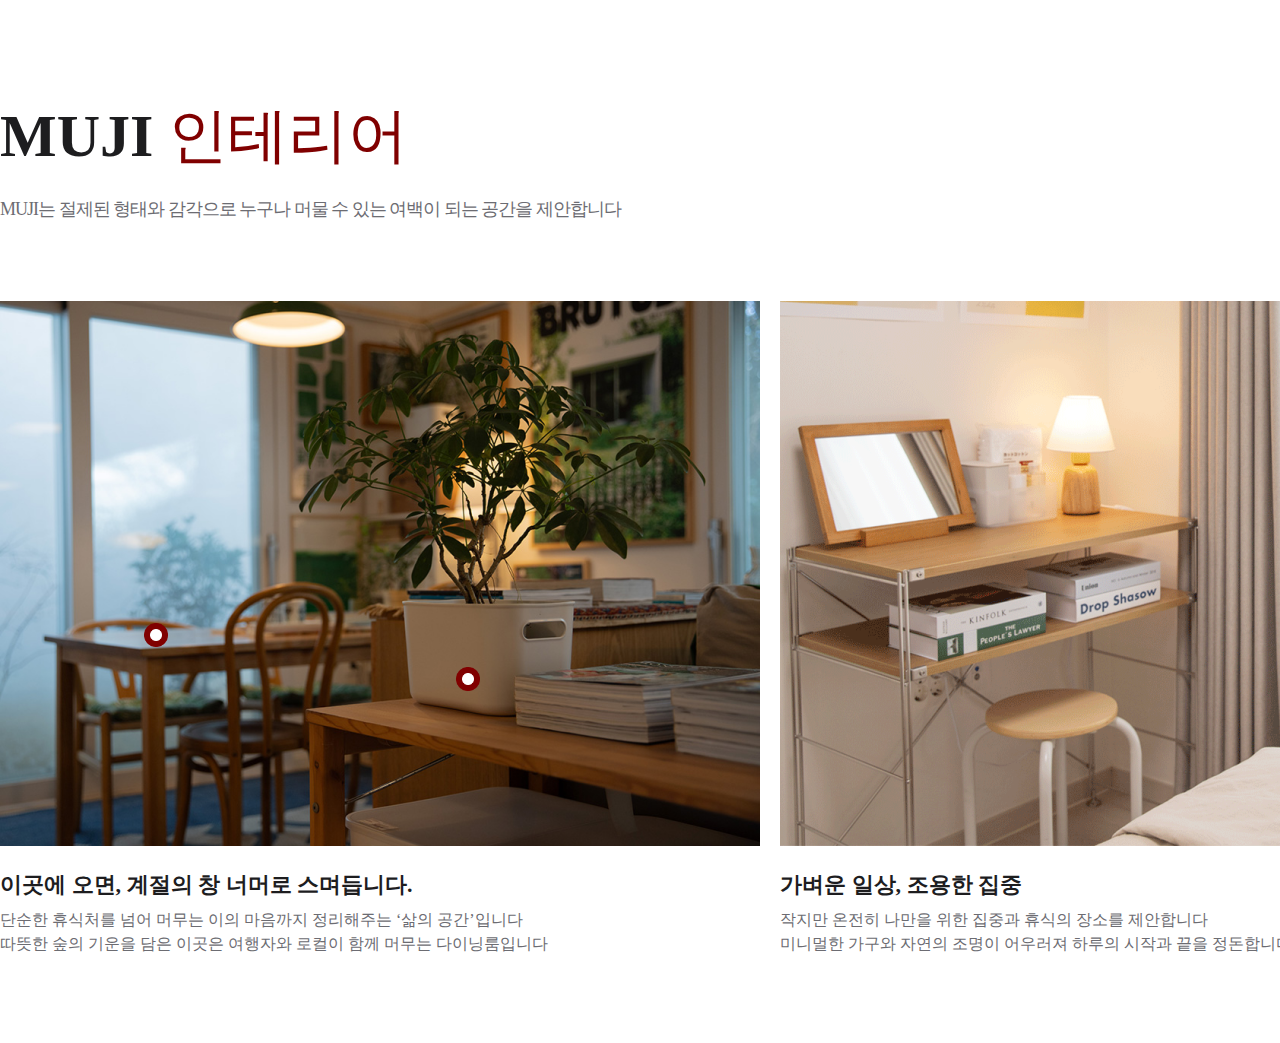
<file: interior.html>
<!DOCTYPE html>
<html lang="ko">
<head>
  <meta charset="UTF-8">
  <meta name="viewport" content="width=device-width, initial-scale=1.0">
  <title>Document</title>

  <link rel="stylesheet" href="../style.css">
  <script src="../script.js" defer></script>
</head>

<body>
  <!-- 인테리어 -->
  <section class="i-banner">
    <div class="i-container">
      <div class="text-box">
        <h3>MUJI
          <span class="highlight">인테리어</span>
        </h3>

        <div class="t-con">
          <p class="desc-top">
            MUJI는 절제된 형태와 감각으로 누구나 머물 수 있는 여백이 되는 공간을 제안합니다
          </p>

          <div class="i-button">
            <a href="#">MORE VIEW →</a>
          </div>
        </div>
      </div>

      <div class="img-box">
        <div class="l-box">
          <img src="images/muji-2.png" alt="인테리어이미지1">
          <div class="l-dot-1">
            <img src="images/dot.png" alt="점1">
          </div>

          <div class="l-info-box-1">
            <img src="images/info-box-1.png" alt="상세정보1">
          </div>

          <div class="l-dot-2">
            <img src="images/dot.png" alt="점1">
          </div>

          <div class="l-info-box-2">
            <img src="images/info-box-2.png" alt="상세정보1">
          </div>
          <p class="l-title">이곳에 오면, 계절의 창 너머로 스며듭니다.</p>
          <p class="l-sub">
            단순한 휴식처를 넘어 머무는 이의 마음까지 정리해주는 ‘삶의 공간’입니다
            <br>
            따뜻한 숲의 기운을 담은 이곳은 여행자와 로컬이 함께 머무는 다이닝룸입니다
          </p>

        </div>

        <div class="r-box">
          <img src="images/muji-1.png" alt="인테리어이미지2">
          <p class="r-title">가벼운 일상, 조용한 집중</p>
          <p class="r-sub">
            작지만 온전히 나만을 위한 집중과 휴식의 장소를 제안합니다
            <br>
            미니멀한 가구와 자연의 조명이 어우러져 하루의 시작과 끝을 정돈합니다
          </p>
        </div>
      </div>
    </div>
  </section>
</body>
</html>
</file>
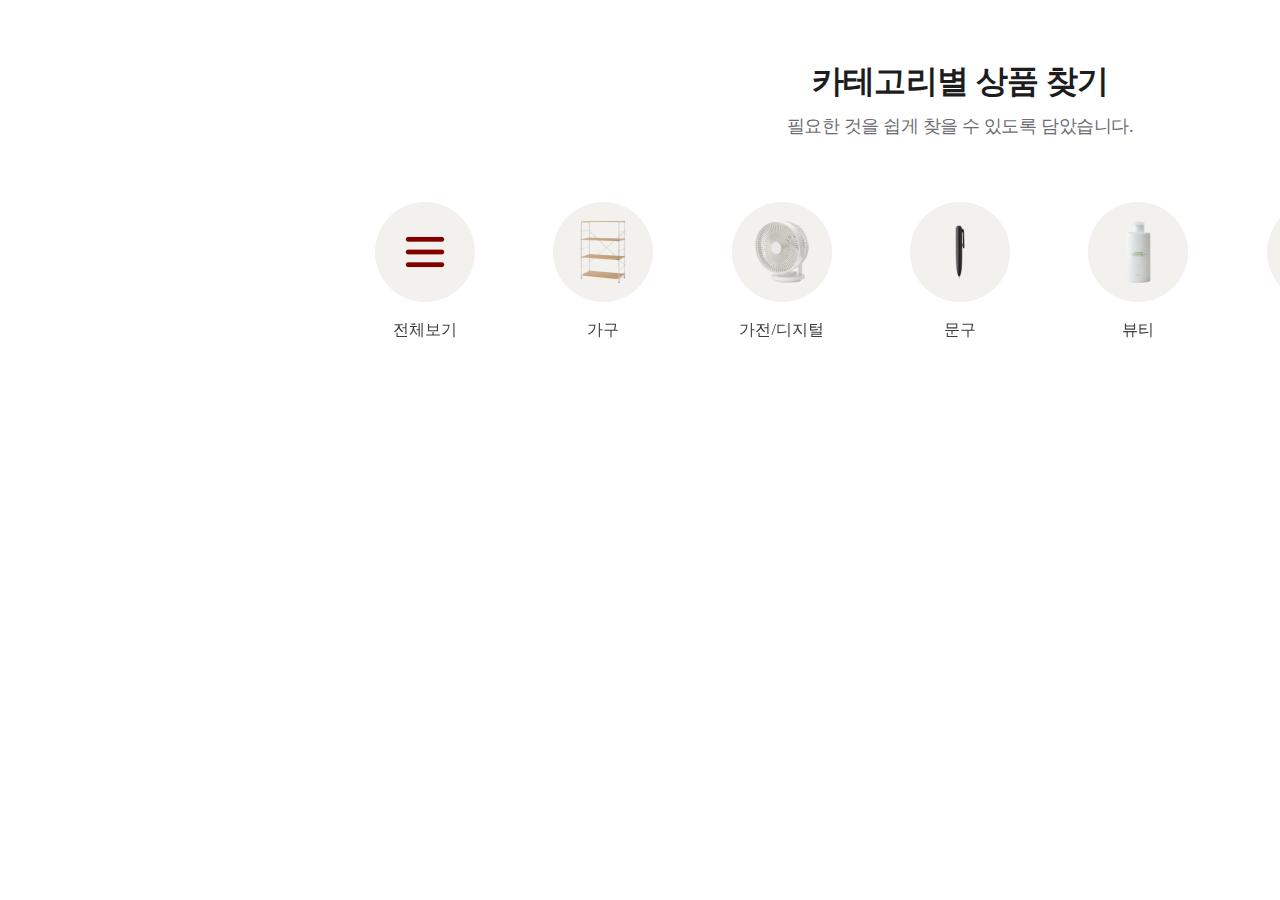
<file: list.html>
<!DOCTYPE html>
<html lang="ko">
<head>
  <meta charset="UTF-8">
  <meta name="viewport" content="width=device-width, initial-scale=1.0">
  <title>Document</title>

  <!-- swiper css -->
  <link rel="stylesheet" href="https://cdn.jsdelivr.net/npm/swiper@11/swiper-bundle.min.css" />
  <link rel="stylesheet" href="../style.css">

  <!-- swiper js -->
  <script src="https://cdn.jsdelivr.net/npm/swiper@11/swiper-bundle.min.js" defer></script>
  <script src="../script.js" defer></script>
</head>

<body>
  <div class="list-con">
    <div class="list-text-box">
      <div class="l-title"><p>카테고리별 상품 찾기</p></div>
      <div class="l-sub"><p>필요한 것을 쉽게 찾을 수 있도록 담았습니다.</p></div>
    </div>

    <div class="list-swiper swiper">
      <div class="swiper-wrapper">
        <div class="swiper-slide">
          <div class="img-box">
            <img src="images/list-1.png" alt="">
          </div>
          <div class="text-box">
            <a href="#">전체보기</a>
          </div>
        </div>

        <div class="swiper-slide">
          <div class="img-box">
            <img src="images/list-2.png" alt="">
          </div>
          <div class="text-box">
            <a href="#">가구</a>
          </div>
        </div>

        <div class="swiper-slide">
          <div class="img-box">
            <img src="images/list-3.png" alt="">
          </div>
          <div class="text-box">
            <a href="#">가전/디지털</a>
          </div>
        </div>

        <div class="swiper-slide">
          <div class="img-box">
            <img src="images/list-4.png" alt="">
          </div>
          <div class="text-box">
            <a href="#">문구</a>
          </div>
        </div>

        <div class="swiper-slide">
          <div class="img-box">
            <img src="images/list-5.png" alt="">
          </div>
          <div class="text-box">
            <a href="#">뷰티</a>
          </div>
        </div>

        <div class="swiper-slide">
          <div class="img-box">
            <img src="images/list-6.png" alt="">
          </div>
          <div class="text-box">
            <a href="#">수납/정리</a>
          </div>
        </div>

        <div class="swiper-slide">
          <div class="img-box">
            <img src="images/list-7.png" alt="">
          </div>
          <div class="text-box">
            <a href="#">의류</a>
          </div>
        </div>
      </div>
    </div>
  </div>
</body>
</html>
</file>
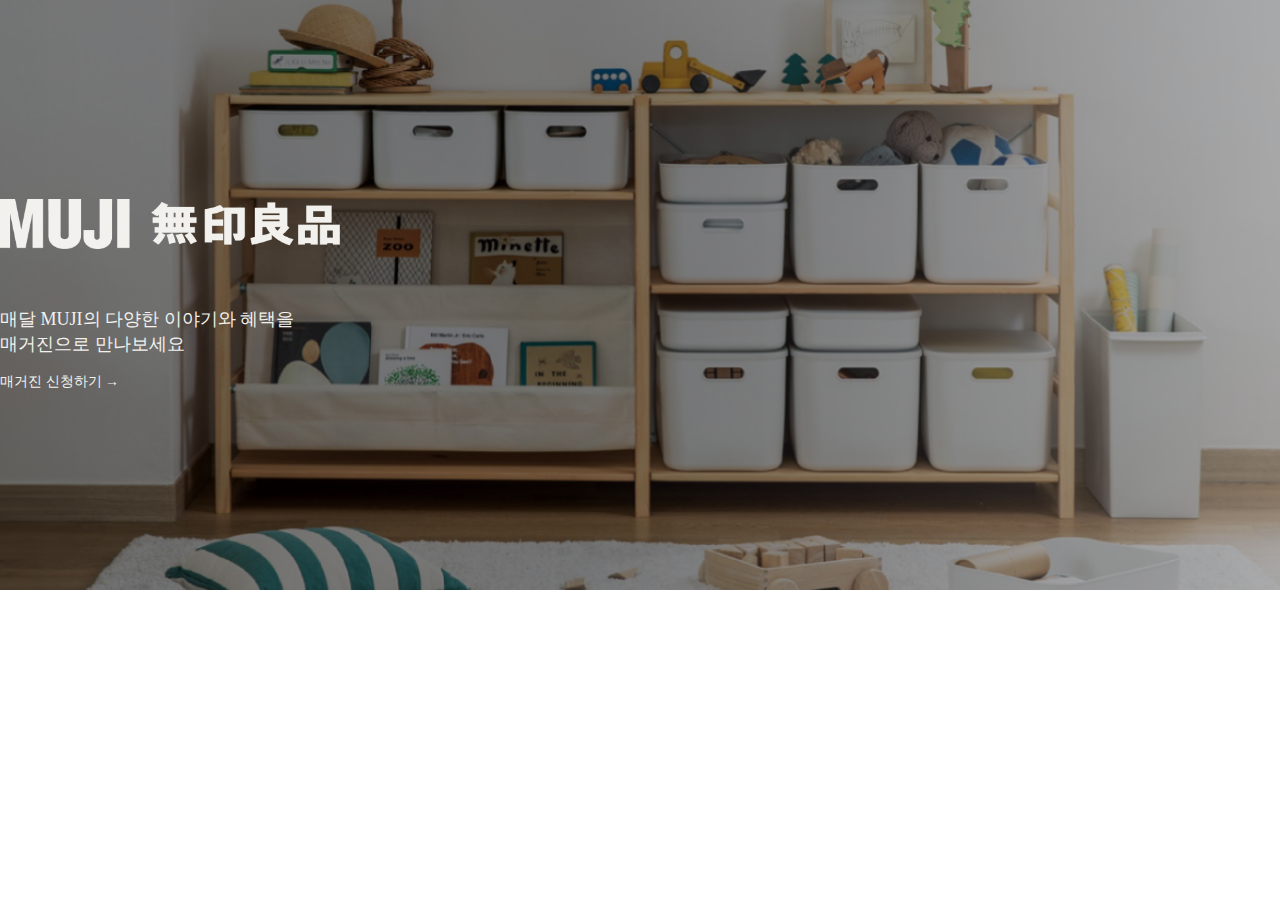
<file: sections/magazine.html>
<!DOCTYPE html>
<html lang="ko">
<head>
  <meta charset="UTF-8">
  <meta name="viewport" content="width=device-width, initial-scale=1.0">
  <title>Document</title>

  <link rel="stylesheet" href="../style.css">
  <script src="../script.js" defer></script>
</head>

<body>
  <section class="mg-banner">
    <div class="img-box">
      <img src="../images/magazine.png" alt="매거진이미지">
    </div>

    <div class="m-container">
      <div class="text-box">
        <div class="m-logo">
          <img src="../images/footer-logo.png" alt="로고이미지">
        </div>

        <p class="sub text">
          매달 MUJI의 다양한 이야기와 혜택을
          <br>
          매거진으로 만나보세요
        </p>

        <div class="m-button">
          <a href="#">매거진 신청하기
            <span class="next">→</span>
          </a>
        </div>
      </div>
    </div>
  </section>
</body>
</html>
</file>
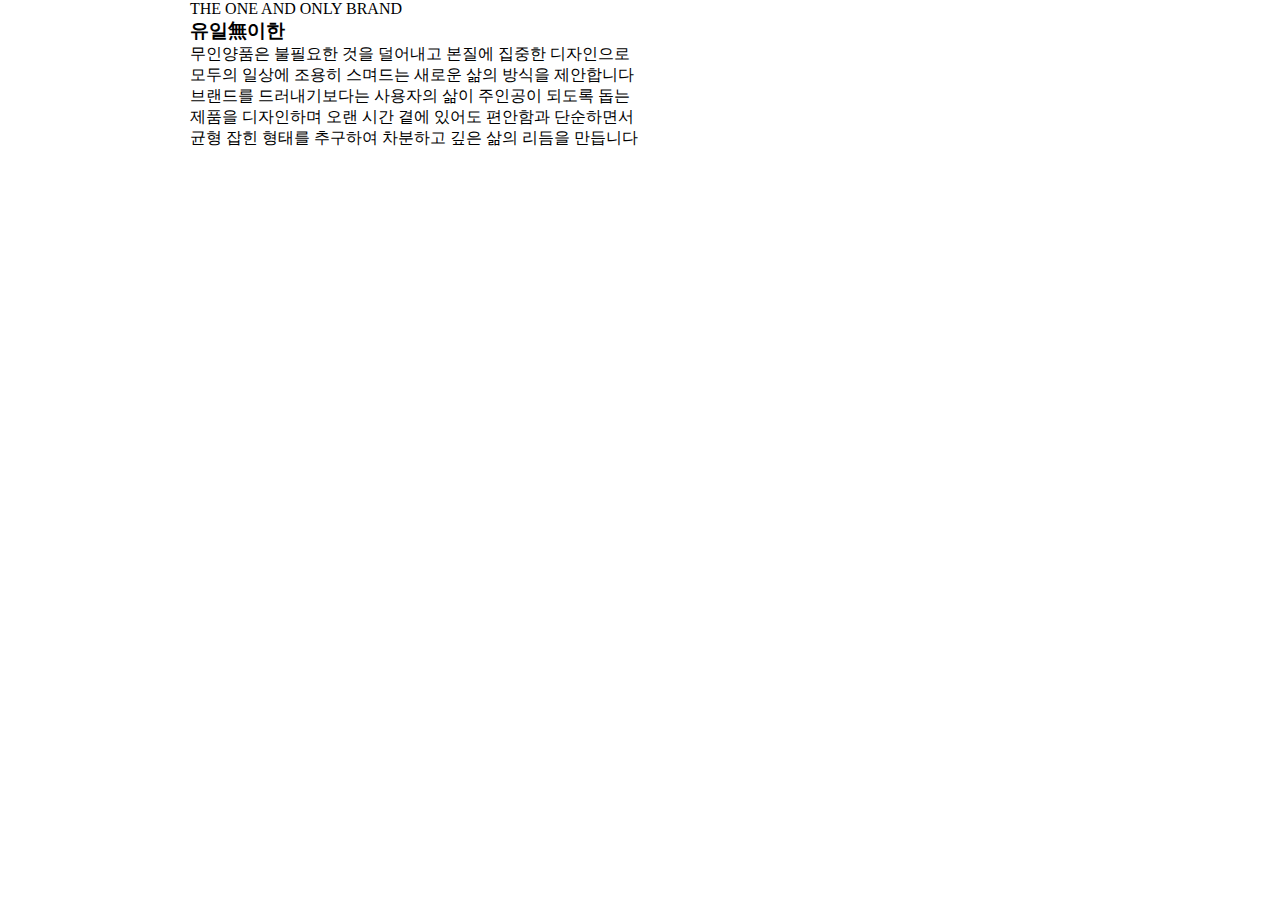
<file: sections/mainBanner.html>
<!DOCTYPE html>
<html lang="en">
<head>
  <meta charset="UTF-8">
  <meta name="viewport" content="width=device-width, initial-scale=1.0">
  <title>Document</title>

  <link rel="stylesheet" href="../style.css">

  <script src="../script.js" defer></script>
  <!-- 제이쿼리 -->
  <script src=""></script>
</head>

<body>
  <div class="main-banner con-min-width">
    <div class="con text-box">
      <p class="desc-top">
        THE ONE AND ONLY BRAND
      </p>

      <h3>유일<span class="highlight">無</span>이한</h3>

      <p class="desc-bottom">
        무인양품은 불필요한 것을 덜어내고 본질에 집중한 디자인으로
        <br>
        모두의 일상에 조용히 스며드는 새로운 삶의 방식을 제안합니다
      </p>

      <p>
        브랜드를 드러내기보다는 사용자의 삶이 주인공이 되도록 돕는
        <br>
        제품을 디자인하며 오랜 시간 곁에 있어도 편안함과 단순하면서
        <br>
        균형 잡힌 형태를 추구하여 차분하고 <span>깊은 삶의 리듬</span>을 만듭니다
      </p>
    </div>
  </div>
</body>
</html>
</file>
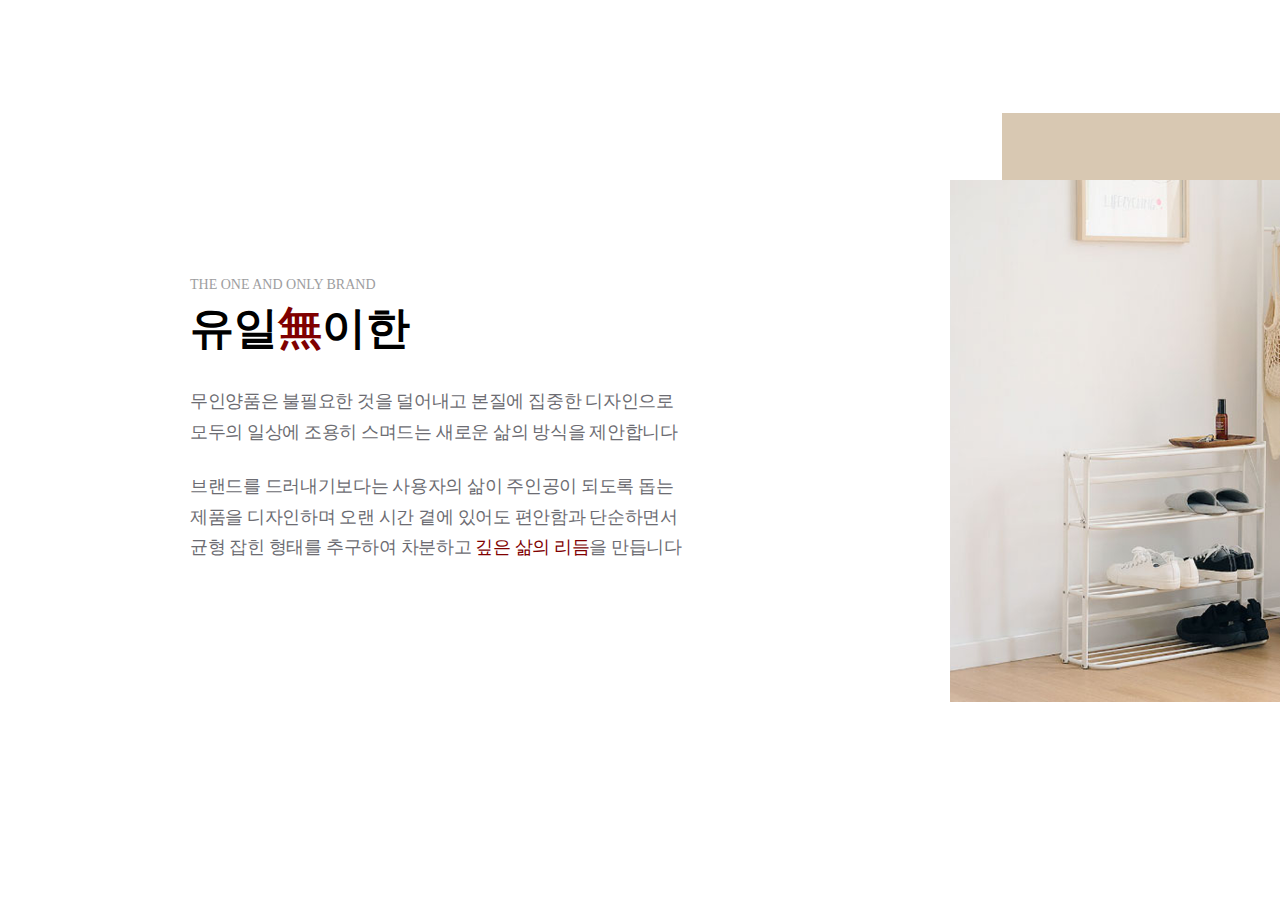
<file: sections/mainBanner1.html>
<!DOCTYPE html>
<html lang="ko">
<head>
  <meta charset="UTF-8">
  <meta name="viewport" content="width=device-width, initial-scale=1.0">
  <title>Document</title>

  <link rel="stylesheet" href="../style.css">
  <script src="../script.js" defer></script>
</head>

<body>
  <section class="main-banner">
    <div class="container con-1">
      <div class="text-box">
        <p class="desc-top">
          THE ONE AND ONLY BRAND
        </p>

        <h3>유일<span class="highlight">無</span>이한</h3>

        <p class="sub text-1">
          무인양품은 불필요한 것을 덜어내고 본질에 집중한 디자인으로
          <br>
          모두의 일상에 조용히 스며드는 새로운 삶의 방식을 제안합니다
        </p>

        <p class="sub text-2">
          브랜드를 드러내기보다는 사용자의 삶이 주인공이 되도록 돕는
          <br>
          제품을 디자인하며 오랜 시간 곁에 있어도 편안함과 단순하면서
          <br>
          균형 잡힌 형태를 추구하여 차분하고 <span>깊은 삶의 리듬</span>을 만듭니다
        </p>
      </div>

      <div class="img-box">
        <img src="../images/section-1.png" alt="메인이미지1">
      </div>
      <div class="img-bg"></div>
    </div> 
  </section>
</body>
</html>
</file>
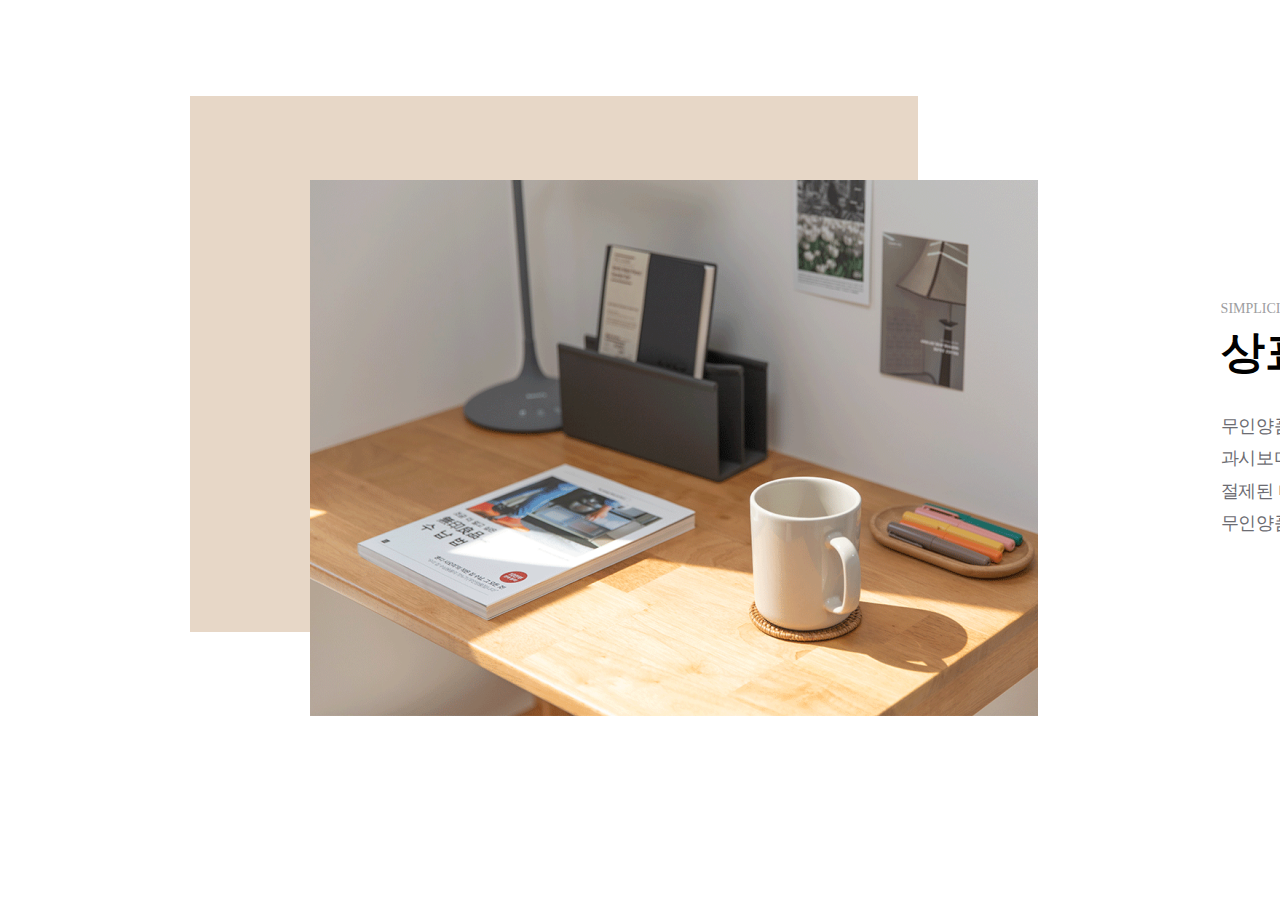
<file: sections/mainBanner2.html>
<!DOCTYPE html>
<html lang="ko">
<head>
  <meta charset="UTF-8">
  <meta name="viewport" content="width=device-width, initial-scale=1.0">
  <title>Document</title>

  <link rel="stylesheet" href="../style.css">
  <script src="../script.js" defer></script>
</head>

<body>
  <section class="main-banner">
    <div class="container con-2">

      <div class="img-box">
        <img src="../images/section-2.png" alt="메인이미지2">
      </div>

      <div class="img-bg"></div>
      
      <div class="text-box">
        <p class="desc-top">
          SIMPLICITY, WITHOUT BRANDING
        </p>

        <h3>상표<span class="highlight">없이</span>깔끔한</h3>

        <p class="sub text">
          무인양품은 로고나 장식 보다는 형태와 기능의 본질에 집중합니다
          <br>
          과시보다 균형, 유행보다 일상에 어울리는 구조를 조용히 추구하며
          <br>
          절제된 디자인을 통해 삶의 흐름을 방해하지 않는 물건을 만듭니다
          <br>
          무인양품의 깔끔함은 이름 없이도 곁에 오래도록 남는 방식입니다
        </p>
      </div>

    </div>
  </section>
</body>
</html>
</file>
<file: style.css>
/* 폰트 */
@font-face {
    font-family: 'Pretendard-Regular';
    src: url('https://fastly.jsdelivr.net/gh/Project-Noonnu/noonfonts_2107@1.1/Pretendard-Regular.woff') format('woff');
    font-weight: 400;
    font-style: normal;
}

@font-face {
    font-family: 'Pretendard-Medium';
    src: url('https://fastly.jsdelivr.net/gh/Project-Noonnu/noonfonts_2107@1.1/Pretendard-Regular.woff') format('woff');
    font-weight: 500;
    font-style: normal;
}

@font-face {
    font-family: 'Pretendard-Semibold';
    src: url('https://fastly.jsdelivr.net/gh/Project-Noonnu/noonfonts_2107@1.1/Pretendard-Regular.woff') format('woff');
    font-weight: 600;
    font-style: normal;
}

@font-face {
    font-family: 'Pretendard-Bold';
    src: url('https://fastly.jsdelivr.net/gh/Project-Noonnu/noonfonts_2107@1.1/Pretendard-Regular.woff') format('woff');
    font-weight: 700;
    font-style: normal;
}

/* CSS 변수 설정 */
/* :root {
  --swiper-pagination-top: 0px; 
  --swiper-pagination-bottom: 8px;
} */

/* 노말라이즈 */
body, ul, li, h2, h3, p, span {
  margin: 0;
  padding: 0;
  list-style: none;
}

body {
  overflow-x: hidden;
  font-family: 'Pretendard';
}

html, body, .menu-wrap, .con {
  background-color: transparent;
}

a {
  display: block;
  color: inherit;
  text-decoration: none;
}

.con {
  width: 1540px;
  margin: 0 auto;
}

/* 스크롤바 커스텀 시작 */
body::-webkit-scrollbar {
  width: 4px;
  height: 0;
}

body::-webkit-scrollbar-thumb {
  height: 15%;
  background-color: #800000;
  border-radius: 10px;
}

body::-webkit-scrollbar-track {
  background-color: #EDE9E8;
}
.swiper-horizontal {
  touch-action: auto;
}
/* 스크롤바 커스텀 끝 */


.menu-wrap {
  position: fixed;
  top: 0;
  left: 0;
  width: 100%;
  z-index: 1000;
}

/* 메뉴바 스크롤 */
.menu-wrap.hide {
  transform: translateY(-100%);
  transition: transform 0.3s ease;
}

.menu-wrap.show {
  transform: translateY(0);
  transition: transform 0.3s ease;
}

/* 메뉴바 시작 */
.menu-con {
  position: relative;
  display: flex;
  justify-content: space-between;
  width: 100%;
  height: 80px;
  margin: 0 auto;
  background-color: transparent;
  white-space: nowrap;
}

.m-container {
  width: 1090px;
  margin-left: 190px;
  display: flex;
  justify-content: space-between;

}

.menu-logo {
  display: flex;
  align-items: center;
  width: 180px;
}

.menu-logo img {
  display: block;
  width: 100%;
}

.m-title {
  display: flex;
  align-items: center;
  padding: 30px 0;
}

.m-title > li {
  margin-left: 40px;
  padding-left: 40px;
}

.m-title > li > a {
  display: inline-block;
  position: relative;
  font-size: 18px;
  line-height: 1.4;
  padding: 30px 0;
  color: #F2F1ED;
}

.m-title > li > a::after {
  content: "";
  position: absolute;
  left: 0;
  bottom: 26px;
  width: 0;
  height: 2px;
  background-color: #800000;
  transition: width .3s;
  z-index: 2;
}

.menu:hover .m-title > li:hover > a {
  color: #800000;
}


.m-title > li > a:hover::after {
  width: 100%;
}

.m-title ul > li > a {
  display: block;
  font-size: 16px;
  padding: 20px 30px;
  color: #6C6C72;
}

/* 2차+3차메뉴 */
.m-sub-warp {
  position: absolute;
  top: 100%;
  left: 0;
  width: 100vw;
  height: 550px;
  background-color: #fff;
  /* display: none; */
}

.m-sub {
  /* display: none; */
  position: absolute;
  width: 100%;
  height: 550px;
  top: 100%;
  left: 0;
  padding-left: 190px;
  text-align: left;
  background-color: #fff;
}

.m-sub > li {
  position: relative;
  width: 290px;
  border-bottom: 1px solid #b9b9b9;
}

.m-det {
  position: absolute;
  top: 0;
  left: 100%;
  flex-grow: 1;
  flex-direction: column;
  /* width: calc(1540px - 290px); */
  height: 100%;
}

.m-det li {
  display: inline-block;
  background-color: #fff;
}

.m-sub, .m-det {
  display: none;
}

/* 호버 시 */
.menu:hover {
  background-color: #fff;
  color: #1D1D1F;
  font-weight: 500;
}

.menu:hover .menu-logo img {
  content: url(images/header-logo-red.png);
}

.menu:hover .menu-ico > .search > img {
  content: url(images/header.search-black.png);
}

.menu:hover .menu-ico > .mypage > img {
  content: url(images/header.mypage-black.png);
}

.menu:hover .m-title > li > a {
  color: #1D1D1F;
}

.m-sub > li:hover > a {
  background-color: #F2F1ED;
  color: #1D1D1F;
  font-weight: 500;
}

.m-title > li:hover > .m-sub-wrap {
  display: flex;
}

.m-title > li:hover .m-sub {
  display: block;
}

.m-title > li:hover > .m-det {
  display: flex;
}

/* 2차 메뉴 hover 시 다른 3차가 교체 */
.m-sub > li:hover > .m-det {
  display: flex;
}

.m-det li a:hover {
  text-decoration: underline;
  text-decoration-color: #6C6C72;
  text-underline-offset: 5px;
  text-decoration-thickness: 1.5px;
}

/* 메뉴 아이콘 */
.menu-ico {
  margin-right: 190px;
  display: flex;
  align-items: center;
  gap: 35px;
}

.menu-ico img {
  display: block;
  width: 24px;
}


/* -- main-swiper 시작 -- */
.main-swiper {
  position: relative;
  width: 1920px;
  height: 920px;
  overflow: hidden;
}

.main-swiper > .swiper-wrapper > .swiper-slide {
  position: relative;
  width: 100%;
  height: 100%;
  background-size: cover;
  background-position: center;
}

.main-swiper > .swiper-wrapper > .swiper-slide > .text-box {
  position: absolute;
  width: 1540px;
  bottom: 185px;
  left: 190px;
  /* max-width: 760px; */
}


.main-swiper > .swiper-wrapper > .swiper-slide > .text-box h2 {
  font-size: 60px;
  font-weight: 600;
  color: #F2F1ED;
  margin-bottom: 30px;
}

.main-swiper > .swiper-wrapper > .swiper-slide > .text-box p {
  font-size: 18px;
  font-weight: 400;
  line-height: 1.6;
  color: #F2F1ED;
  margin-bottom: 20px;

}

.progress-bar {
  position: absolute;
  width: 760px;
  height: 4px;
  bottom: 130px;
  left: 190px;
  background-color: #A69D93;
  z-index: 20;
}

.progress-bar > .red-progress {
  position: absolute;
  width: 190px;
  height: 4px;
  background-color: #800000;
  transition: left .4s;
}


/* ---- list 시작 ---- */
.list-con {
  position: relative;
  width: 1920px;
  height: 510px;
  background-color: #fff;
}

.list-con > .list-text-box {
  width: 1540px;
  margin-left: auto;
  margin-right: auto;
  padding-top: 60px;
  text-align: center;
}

.list-con .l-title > p {
  font-size: 32px;
  font-weight: 600;
  color: #1d1d1f;
  margin-bottom: 10px;
  letter-spacing: -0.02em;
}

.list-con .l-sub > p {
  font-size: 18px;
  font-weight: 400;
  color: #6c6c72;
  letter-spacing: -0.02em;
}

.list-swiper {
  width: 1228px;
  margin: 64px auto 0;
}

.list-swiper > .swiper-wrapper {
  justify-content: space-between;
}

.list-swiper .swiper-slide {
  width: 140px;
  display: flex;
  flex-direction: column;
  align-items: center;
}

.list-swiper > .swiper-wrapper > .swiper-slide > .img-box {
  width: 100px;
  height: 100px;
}

.list-swiper > .swiper-wrapper > .swiper-slide > .img-box > img {
  display: block;
  width: 100%;
}

.list-swiper > .swiper-wrapper > .swiper-slide > .text-box {
  margin-top: 18px;
  text-align: center;
}

.list-swiper > .swiper-wrapper > .swiper-slide > .text-box > a {
  font-size: 16px;
  color: #3C3C43;
}

/* .swiper-pagination 커스텀 */
:root {
  --swiper-pagination-bullet-horizontal-gap: 8px;
}
.swiper-pagination {
  position: relative;
  text-align: center;
  margin-top: 40px;
  z-index: 10;
}

.swiper-pagination-bullet {
  width: 8px;
  height: 8px;
  background-color: #9d9da0;
  /* margin: 0 14px; */
  border-radius: 50%;
}

/* 활성화된 점 스타일 */
.swiper-pagination-bullet-active {
  background-color: #800000;
}

/* -- 매인 배너 1 -- */
.main-banner {
  width: 1920px;
  height: 840px;
  /* border: 3px solid blue; */
}

.container {
  position: relative;
  width: 1540px;
  height: 840px;
  display: flex;
  justify-content: space-between;
  align-items: center;
  margin: 0 auto;
  /* border: 3px solid red; */
  z-index: 100;
}

/* --- con-1 시작 --- */
.con-1 .text-box > .desc-top {
  font-size: 14px;
  font-weight: 400;
  color: #9d9da0;
}

.con-1 .text-box > h3 {
  margin-top: 6px;
  font-size: 44px;
  margin-bottom: 28px;
}

.con-1 .text-box .highlight {
  color: #800000;
}

.con-1 .text-box > .sub {
  font-size: 18px;
  color: #6c6c72;
  line-height: 1.7;
  letter-spacing: -0.02em;
}

.con-1 .text-box > .text-1 {
  margin-bottom: 24px;
}

.con-1 .text-box > .text-2 > span {
  font-weight: 500;
  color: #800000;
}

.con-1 > .img-box {
  position: absolute;
  width: 708px;
  height: 522px;
  top: 180px;
  right: 72px;
  /* background-color: gold; */
  z-index: 10;
}

.con-1 > .img-box > img {
  width: 100%;
}

.con-1 > .img-bg {
  position: absolute;
  width: 728px;
  height: 536px;
  top: 113px;
  right: 0;
  background-color: #D8C8B2;
}
/* --- con-1 끝 --- */

/* 배너 영역 */
.md-banner {
  position: relative;
  padding: 150px 0;
  background: url('images/md-swiper-main.png') no-repeat center center / cover;
}

/* 내부 컨테이너 */
.md-inner {
  display: flex;
  align-items: center;
  justify-content: space-between;
  max-width: 1540px;
  margin: 0 auto;
  gap: 330px;
}

/* 텍스트 박스 */
.md-inner > .text-box {
  flex: 0 0 300px;
  display: flex;
  flex-direction: column;
  justify-content: flex-start;
  margin-left: 10px;
  color: #fff;
}

.md-inner > .text-box > .md-title {
  font-size: 48px;
  font-weight: 600;
  margin-bottom: 28px;
}

.md-inner .text-box .md-sub {
  display: block;
  font-size: 16px;
  line-height: 1.5;
  margin-bottom: 28px;
}

.md-inner .text-box > .md-button > a {
  position: relative;
  display: inline-flex;
  align-items: center;
  font-size: 14px;
  font-weight: 400;
}

.md-inner .text-box > .md-button > a::after {
  content: "";
  position: absolute;
  left: 0;
  bottom: -3px;
  width: 0;
  height: 1px;
  background-color: #fff;
  transition: width .3s;
}

.md-inner .text-box > .md-button > a:hover::after  {
  width: 100%;
}

.md-inner .text-box > .md-button > a > span {
  margin-left: 8px;
}

/* 스와이퍼 */
.md-swiper {
  flex: 1;
  width: 100%;
  min-width: 1210px;
  overflow: hidden;
}

.md-swiper > .swiper-wrapper {
  display: flex;
}

.md-swiper > .swiper-wrapper > .swiper-slide {
  width: 390px;
  display: flex;
  flex-direction: column;
  flex-shrink: 0;
  background-color: #fff;
  border: 1px solid #e5e5e5;
  box-sizing: border-box;
}

.md-swiper > .swiper-wrapper > .swiper-slide > .img-box {
  width: 362px;
  height: 362px;
  margin: 14px auto 0;
  overflow: hidden;
}

.md-swiper > .swiper-wrapper > .swiper-slide > .img-box img {
  display: block;
  width: 100%;
  height: 100%;
  object-fit: cover;
  transition: transform .3s;
}

.md-swiper > .swiper-wrapper > .swiper-slide > .img-box:hover img {
  transform: scale(1.08);
}

.md-swiper > .swiper-wrapper > .swiper-slide .swiper-text {
  padding: 20px 22px 30px;
}

.md-swiper > .swiper-wrapper > .swiper-slide .swiper-text > .item-name {
  font-size: 16px;
  font-weight: 500;
  color: #1D1D1F;
  margin-bottom: 4px;
}

.md-swiper > .swiper-wrapper > .swiper-slide .swiper-text > .item-sub {
  font-size: 14px;
  color: #6C6C72;
  margin-bottom: 23px;
}

.md-swiper > .swiper-wrapper > .swiper-slide .swiper-text > .price {
  font-size: 16px;
  font-weight: bold;
  color: #800000;
}

/* ---- 베스트 제품 ---- */
.best-products {
  position: relative;
  width: 1920px;
  height: 937px;
  background-color: #fff;
}

.b-container {
  display: block;
}

.b-box {
  width: 100%;
  height: 473px;
  background-color: #EDE9E8;
}

.b-box > .text-box {
  width: 1540px;
  margin: 0 auto;
  padding-top: 100px;
  text-align: center;
}

.b-box > .text-box > .title {
  font-size: 44px;
  font-weight: 600;
  color: #800000;
}

.b-box > .text-box > .sub {
  margin-top: 8px;
  color: #888888;
}

.best-swiper {
  display: flex;
  /* gap: 20px; */
  max-width: 1540px;
  margin: 0 auto;
  padding-top: 77px;
  /* border: 3px solid red; */
}

.swiper-wrapper .bp-container {
  width: 292px;
  height: auto;
}

.swiper-wrapper .bp-container > .bp-img {
  position: relative;
  overflow: hidden;
  width: 292px;
  height: 335px;
  /* background-color: gold; */
}


.swiper-wrapper .bp-container > .bp-img > img {
  display: block;
  width: 100%;
  transition: transform .3s;
}

.swiper-wrapper .bp-container > .bp-img:hover > img {
  transform: scale(1.05);
}

.swiper-wrapper .bp-container > .bp-info {
  padding-top: 13px;
  padding-bottom: 22px;
  text-align: center;
  border-top: 1.8px solid #9D9DA0;
}

.swiper-wrapper .bp-container > .bp-info > .bp-title {
  display: inline-block;
}

.swiper-wrapper .bp-container > .bp-info > .bp-title > a {
  display: inline-block;
  font-size: 16px;
  font-weight: 500;
  color: #3C3C43;
}


.swiper-wrapper .bp-container > .bp-info > .bp-price {
  padding-top: 16px;
  display: flex;
  align-items: center;
  justify-content: center;
}

.bp-container > .bp-info > .bp-price .num {
  font-size: 16px;
  font-weight: 600;
  color: #1D1D1F;
}

.bp-container > .bp-info > .bp-price .unit {
  font-weight: 400;
}

.bp-container > .bp-info > .bp-review {
  padding-top: 2px;
  display: flex;
  justify-content: center;
  align-items: center;
}

.bp-container > .bp-info > .bp-review > .icon {
  width: 12px;
  height: 12px;
  margin-right: 4px;
}

.bp-container > .bp-info > .bp-review > .icon > img {
  display: block;
  width: 100%;

}

.bp-container > .bp-info > .bp-review .num {
  font-size: 15px;
  font-weight: 500;
  color: #555555;
}

.bp-container > .bp-info > .bp-review .sub {
  font-size: 15px;
  color: #9D9DA0;
}

.best-products .bp-button {
  margin: 0 auto;
  margin-top: 46px;
  display: flex;
  align-items: center;
  justify-content: center;
  width: 222px;
  height: 52px;
  border: 1px solid #D9D9D9;
  transition: background-color .3s;
  cursor: pointer;
}

.best-products .bp-button:hover {
  background-color: #F3F3F3;
}

.best-products .bp-button > a {
  font-size: 16px;
  font-weight: 500;
  color: #3C3C43;
}


/* --- con-2 시작 --- */
.con-2 > .img-box {
  position: absolute;
  width: 728px;
  height: 536px;
  top: 180px;
  left: 120px;;
  z-index: 10;
}

.con-2 > .img-box > img {
  width: 100%;
}

.con-2 > .img-bg {
  position: absolute;
  width: 728px;
  height: 536px;
  top: 96px;
  left: 0;
  background-color: #E7D7C7;
}

.con-2 > .text-box {
  position: absolute;
  right: 0;
}

.con-2 .text-box > .desc-top {
  font-size: 14px;
  font-weight: 400;
  color: #9d9da0;
}

.con-2 .text-box > h3 {
  margin-top: 6px;
  font-size: 44px;
  margin-bottom: 28px;
}

.con-2 > .text-box > h3 > .highlight {
  color: #800000;
}

.con-2 .text-box > .sub {
  font-size: 18px;
  color: #6c6c72;
  line-height: 1.8;
  letter-spacing: -0.02em;
}

.con-2 .text-box > .text-1 {
  margin-bottom: 24px;
}

.con-2 .text-box > .text-2 > span {
  font-weight: 500;
  color: #800000;
}
/* --- .con-2 끝 --- */

/* --- 기획전 시작--- */
/* :root {
  --swiper-pagination-color: #800000;
} */

.content-banner {
  position: relative;
  width: 1920px;
  height: 1217px;
}

.c-box {
  background-color: #800000;
  width: 100%;
  height: 370px;
  overflow: visible;
}

.c-box > .text-box {
  width: 1540px;
  height: 100px;
  padding-top: 70px;
  margin: 0 auto;
}

.c-box > .text-box > .c-title {
  font-size: 44px;
  font-weight: 600;
  color: #F2F1ED;
}

.c-box > .text-box > .c-title > .c-sub {
  font-weight: 400;
}

.c-box > .text-box > .sub-text {
  display: flex;
  justify-content: space-between;
  margin-top: 16px;
}

.c-box > .text-box > .sub-text > p {
  font-size: 16px;
  font-weight: 400;
  color: #F2F1ED;
}

.c-box > .text-box > .sub-text > a {
  display: inline-block;
  position: relative;
  font-size: 14px;
  font-weight: 400;
  color: #F2F1ED;
}

.c-box > .text-box > .sub-text > a::after {
  content: "";
  position: absolute;
  width: 0;
  height: 1px;
  left: 0;
  bottom: -2px;
  background-color: #F2F1ED;
  transition: width .3s;
}

.c-box > .text-box > .sub-text > a:hover::after {
  width: 100%;
}

.product-slider .swiper {
  /* width: 100%; */
  max-width: 1540px;
  margin: 0 auto;
  padding-top: 78px;
}

.swiper-slide {
  height: auto;
  display: flex;
  justify-content: space-between;
}

.p-container {
  position: relative;
  width: 100%;
  height: auto;
  background-color: #f5f5f5;
}

.p-container > .p-image {
  width: 100%;
  height: 513px;
}

.p-container > .p-image img {
  display: block;
  width: 100%;
  height: 100%;
  object-fit: cover;
}

.p-container > .p-info {
  margin-top: 27px;
  margin-left: 34px;
  padding-bottom: 25px;
}

.p-container > .p-info > .p-tag {
  font-size: 14px;
  font-weight: 400;
  color: #9d9da0;
  margin-bottom: 6px;
}

.p-container > .p-info > .p-tag > span {
  margin-right: 6px;
}

.p-container > .p-info > .p-title {
  font-size: 21px;
  font-weight: 700;
  color: #1D1D1F;
  margin-bottom: 14px;
}

.p-container > .p-info .p-sub {
  font-size: 14px;
  font-weight: 500;
  line-height: 1.6;
  color: #6C6C72;
}

.p-container > .p-info > .view-more {
  display: inline-block;
  position: relative;
  margin-top: 48px;
  font-size: 12px;
  font-weight: 500;
  color: #3C3C43;
}

.p-container > .p-info > .view-more::after {
  content: "";
  position: absolute;
  width: 0;
  height: 1px;
  left: 0;
  bottom: -3px;
  background-color: #3C3C43;
  transition: width .3s;
}

.p-container > .p-info > .view-more:hover::after {
  width: 100%;
}

.content-banner .swiper-pagination {
  position: relative;
  width: 1540px;
  height: 4px;
  margin-top: 48px;
  margin-bottom: 135px;
  background-color: #d9d9d9;
  border-radius: 2px;;
}

.content-banner .swiper-pagination-progressbar-fill {
  position: absolute;
  top: 0;
  left: 0;
  height: 100%;
  background-color: #800000;
  border-radius: 2px;
  transform: translateX(0);
}

/* --- magazine 시작 --- */
.mg-banner {
  position: relative;
  width: 100%;
  height: 590px;
  overflow: hidden;
}

.mg-banner > .img-box {
  position: absolute;
  top: 0;
  left: 0;
  width: 100%;
  height: 100%;
  /* z-index: 10; */
}

.mg-banner > .img-box > img {
  width: 100%;
  height: 100%;
  object-fit: cover;
}

.mg-banner > .m-container {
  width: 1540px;
  position: relative;
  height: 100%;
  margin: 0 auto;
  display: flex;
  align-items: center;
  z-index: 5;
}

.mg-banner > .m-container > .text-box > .m-logo {
  display: inline-block;
}

.mg-banner > .m-container > .text-box > .m-logo > img {
  display: block;
  width: 340px;
  height: auto;
}

.mg-banner > .m-container > .text-box > .sub {
  font-size: 18px;
  margin-top: 54px;
  line-height: 1.4;
  color: #F2F1ED;
}

.mg-banner > .m-container > .text-box > .m-button > a {
  position: relative;
  display: inline-block;
  font-size: 14px;
  color: #F2F1ED;
  margin-top: 16px;
}

.mg-banner > .m-container > .text-box > .m-button > a::after{
  content: "";
  position: absolute;
  width: 0;
  height: 1px;
  left: 0;
  bottom: -3px;
  background-color: #F2F1ED;
  transition: width .3s;
}

.mg-banner > .m-container > .text-box > .m-button > a:hover::after {
  width: 100%;
}

/* --- i-banner: 인테리어 시작 --- */
.i-banner {
  position: relative;
  padding-bottom: 82px;
  /* width: 100%; */
}

.i-container {
  width: 1540px;
  margin: 0 auto;
  /* background-color: pink; */
}

.i-container > .text-box {
  padding-top: 96px;
  margin-bottom: 80px;
}

.i-container > .text-box > h3 {
  font-size: 60px;
  font-weight: 600;
  color: #1d1d1f;
}

.i-container > .text-box > h3 > .highlight {
  color: #800000;
  font-weight: 500;
}

.i-container > .text-box > .t-con {
  margin-top: 20px;
  display: flex;
  justify-content: space-between;
}

.i-container > .text-box > .t-con > .desc-top {
  font-size: 18px;
  font-weight: 500;
  color: #6C6C72;
  letter-spacing: -1px;
}

.i-container > .text-box > .t-con > .i-button > a {
  position: relative;
  display: block;
  font-size: 15px;
  color: #6C6C72;
}

.i-container > .text-box > .t-con > .i-button > a::after {
  content: "";
  position: absolute;
  width: 0;
  height: 1px;
  left: 0;
  bottom: -3px;
  background-color: #6c6c72;
  transition: width .3s;
}

.i-container > .text-box > .t-con > .i-button > a:hover::after {
  width: 100%;
}

.i-container .img-box {
  width: 1540px;
  display: flex;
  justify-content: space-between;
}

/* .l-box 시작 */
.i-container .img-box > .l-box {
  position: relative;
  display: inline-block;
  width: 760px;
  height: 660px;
}

.i-container .img-box > .l-box > img {
  display: block;
  width: 100%;
}

.i-container .img-box > .l-box > .l-dot-1 {
  position: absolute;
  display: inline-block;
  width: 24px;
  height: 24px;
  bottom: 314px;
  left: 144px;
  cursor: pointer;
}

.i-container .img-box > .l-box > .l-dot-1 > img {
  /* display: block; */
  width: 100%;
}

.i-container .img-box > .l-box > .l-info-box-1 {
  position: absolute;
  width: 294px;
  height: 110px;
  bottom: 200px;
  left: 110px;
  visibility: hidden;
  opacity: 0;
  transition: opacity .3s;
}

.i-container .img-box > .l-box > .l-info-box-1 > img {
  /* display: block; */
  width: 100%;
}

.i-container .img-box > .l-box > .l-dot-1:hover + .l-info-box-1 {
  visibility: visible;
  opacity: 1;
}

.i-container .img-box > .l-box > .l-dot-2 {
  position: absolute;
  display: inline-block;
  width: 24px;
  height: 24px;
  bottom: 270px;
  right: 280px;
  cursor: pointer;
}

.i-container .img-box > .l-box > .l-dot-2 > img {
  /* display: block; */
  width: 100%;
}

.i-container .img-box > .l-box > .l-info-box-2 {
  position: absolute;
  width: 294px;
  height: 110px;
  bottom: 154px;
  right: 32px;
  visibility: hidden;
  opacity: 0;
  transition: opacity .3s;
}

.i-container .img-box > .l-box > .l-info-box-2 > img {
  /* display: block; */
  width: 100%;
}

.i-container .img-box > .l-box > .l-dot-2:hover + .l-info-box-2 {
  visibility: visible;
  opacity: 1;
}


.i-container .img-box > .l-box .l-title {
  margin-top: 24px;
  font-size: 22px;
  font-weight: 600;
  color: #1d1d1f;
}

.i-container .img-box > .l-box .l-sub {
  margin-top: 8px;
  font-size: 16px;
  font-weight: 400;
  line-height: 1.5;
  color: #6C6C72;
}
/* .l-box 끝 */

/* .r-box 시작 */
.i-container .img-box > .r-box {
  position: relative;
  display: inline-block;
  width: 760px;
  height: 660px;
}

.i-container .img-box > .r-box > img {
  display: block;
  width: 100%;
}

.i-container .img-box > .r-box > .r-dot-3 {
  position: absolute;
  display: inline-block;
  width: 24px;
  height: 24px;
  top: 200px;
  left: 70px;
  cursor: pointer;
}

.i-container .img-box > .r-box > .r-dot-3 > img {
  /* display: block; */
  width: 100%;
}

.i-container .img-box > .r-box > .r-info-box-3 {
  position: absolute;
  width: 294px;
  height: 110px;
  top: 230px;
  left: 50px;
  visibility: hidden;
  opacity: 0;
  transition: opacity .3s;
}

.i-container .img-box > .r-box > .r-info-box-3 > img {
  /* display: block; */
  width: 100%;
}

.i-container .img-box > .r-box > .r-dot-3:hover + .r-info-box-3 {
  visibility: visible;
  opacity: 1;
}

/* .r-dot-4 시작 */
.i-container .img-box > .r-box > .r-dot-4 {
  position: absolute;
  display: inline-block;
  width: 24px;
  height: 24px;
  bottom: 270px;
  right: 50px;
  cursor: pointer;
}

.i-container .img-box > .r-box > .r-dot-4 > img {
  /* display: block; */
  width: 100%;
}

.i-container .img-box > .r-box > .r-info-box-4 {
  position: absolute;
  width: 294px;
  height: 110px;
  bottom: 154px;
  right: 34px;
  visibility: hidden;
  opacity: 0;
  transition: opacity .3s;
}

.i-container .img-box > .r-box > .r-info-box-4 > img {
  /* display: block; */
  width: 100%;
}

.i-container .img-box > .r-box > .r-dot-4:hover + .r-info-box-4 {
  visibility: visible;
  opacity: 1;
}

/* .r-dot-5 시작 */
.i-container .img-box > .r-box > .r-dot-5 {
  position: absolute;
  display: inline-block;
  width: 24px;
  height: 24px;
  bottom: 240px;
  left: 300px;
  cursor: pointer;
}

.i-container .img-box > .r-box > .r-dot-5 > img {
  /* display: block; */
  width: 100%;
}

.i-container .img-box > .r-box > .r-info-box-5 {
  position: absolute;
  width: 294px;
  height: 110px;
  bottom: 126px;
  left: 46px;
  visibility: hidden;
  opacity: 0;
  transition: opacity .3s;
}

.i-container .img-box > .r-box > .r-info-box-5 > img {
  /* display: block; */
  width: 100%;
}

.i-container .img-box > .r-box > .r-dot-5:hover + .r-info-box-5 {
  visibility: visible;
  opacity: 1;
}



.i-container .img-box > .r-box .r-title {
  margin-top: 24px;
  font-size: 22px;
  font-weight: 600;
  color: #1d1d1f;
}

.i-container .img-box > .r-box .r-sub {
  margin-top: 8px;
  font-size: 16px;
  font-weight: 400;
  line-height: 1.5;
  color: #6C6C72;
}
/* .r-box 끝 */
/* --- i-banner: 인테리어 끝--- */


/* --- footer 시작 --- */
.f-con {
  position: relative;
  width: 1540px;
  margin: 0 auto;
}

footer {
  font-family: 'Pretendard-Regular';
  background-color: #800000;
}

footer .f-box {
  padding: 58px 0 110px;
  font-size: 15px;
  color: #EDE1D5;
}

footer .f-box > .logo-box {
  display: inline-block;
  width: 258px;
  height: auto;
}

footer .f-box > .logo-box > a > img {
  display: block;
  width: 100%;
}

footer .f-box > .menu-box-1 {
  margin-top: 21px;
}

footer > .f-con .menu-box-2 > .menu-top {
  margin-bottom: 4px;
}

footer .f-box > .menu-box-1 > ul > li.f-head {
  margin-bottom: 21px;
  display: block;
  font-weight: 500;
}

footer .f-box > .menu-box-1 .f-sub {
  display: flex;
}

footer .f-box > .menu-box-1 .f-sub > li {
  display: flex;
  flex-wrap: nowrap;
}

.f-sub .divider {
  display: inline;
  margin: 0 10px;
  color: #EDE1D5;
}

footer .f-box > .menu-box-2 {
  margin-top: 15px;
  flex-direction: column;
  gap: 4px;
  font-size: 13px;
}

footer .f-box > .menu-box-2 > .menu-top {
  display: flex;
}

footer .f-box > .menu-box-2 > .menu-top > li {
  display: flex;
  gap: 10px;
}

footer .f-box > .menu-box-2 > .menu-top > li:not(:first-child) {
  margin-left: 10px;
}

footer .f-box > .menu-box-2 .divier {
  display: inline;
  color: #EDE1D5;
}

footer .f-box > .menu-box-2 > .menu-bottom {
  display: flex;
}

footer .f-box > .menu-box-2 > .menu-bottom > li {
  display: flex;
  gap: 10px;
}

footer .f-box > .menu-box-2 > .menu-bottom > li:not(:first-child) {
  margin-left: 10px;
}


footer .f-box > .menu-box-3 {
  margin-top: 10px;
  font-size: 13px;
}

footer .f-box > .menu-box-3 > .info-copyright {
  margin-bottom: 4px;
}

footer .f-box > .menu-box-4 {
  position: absolute;
  display: flex;
  flex-direction: column;
  align-items: flex-end;
  gap: 14px;
  top: 170px;
  right: 0;
}
/* --- footer 끝 --- */
</file>
